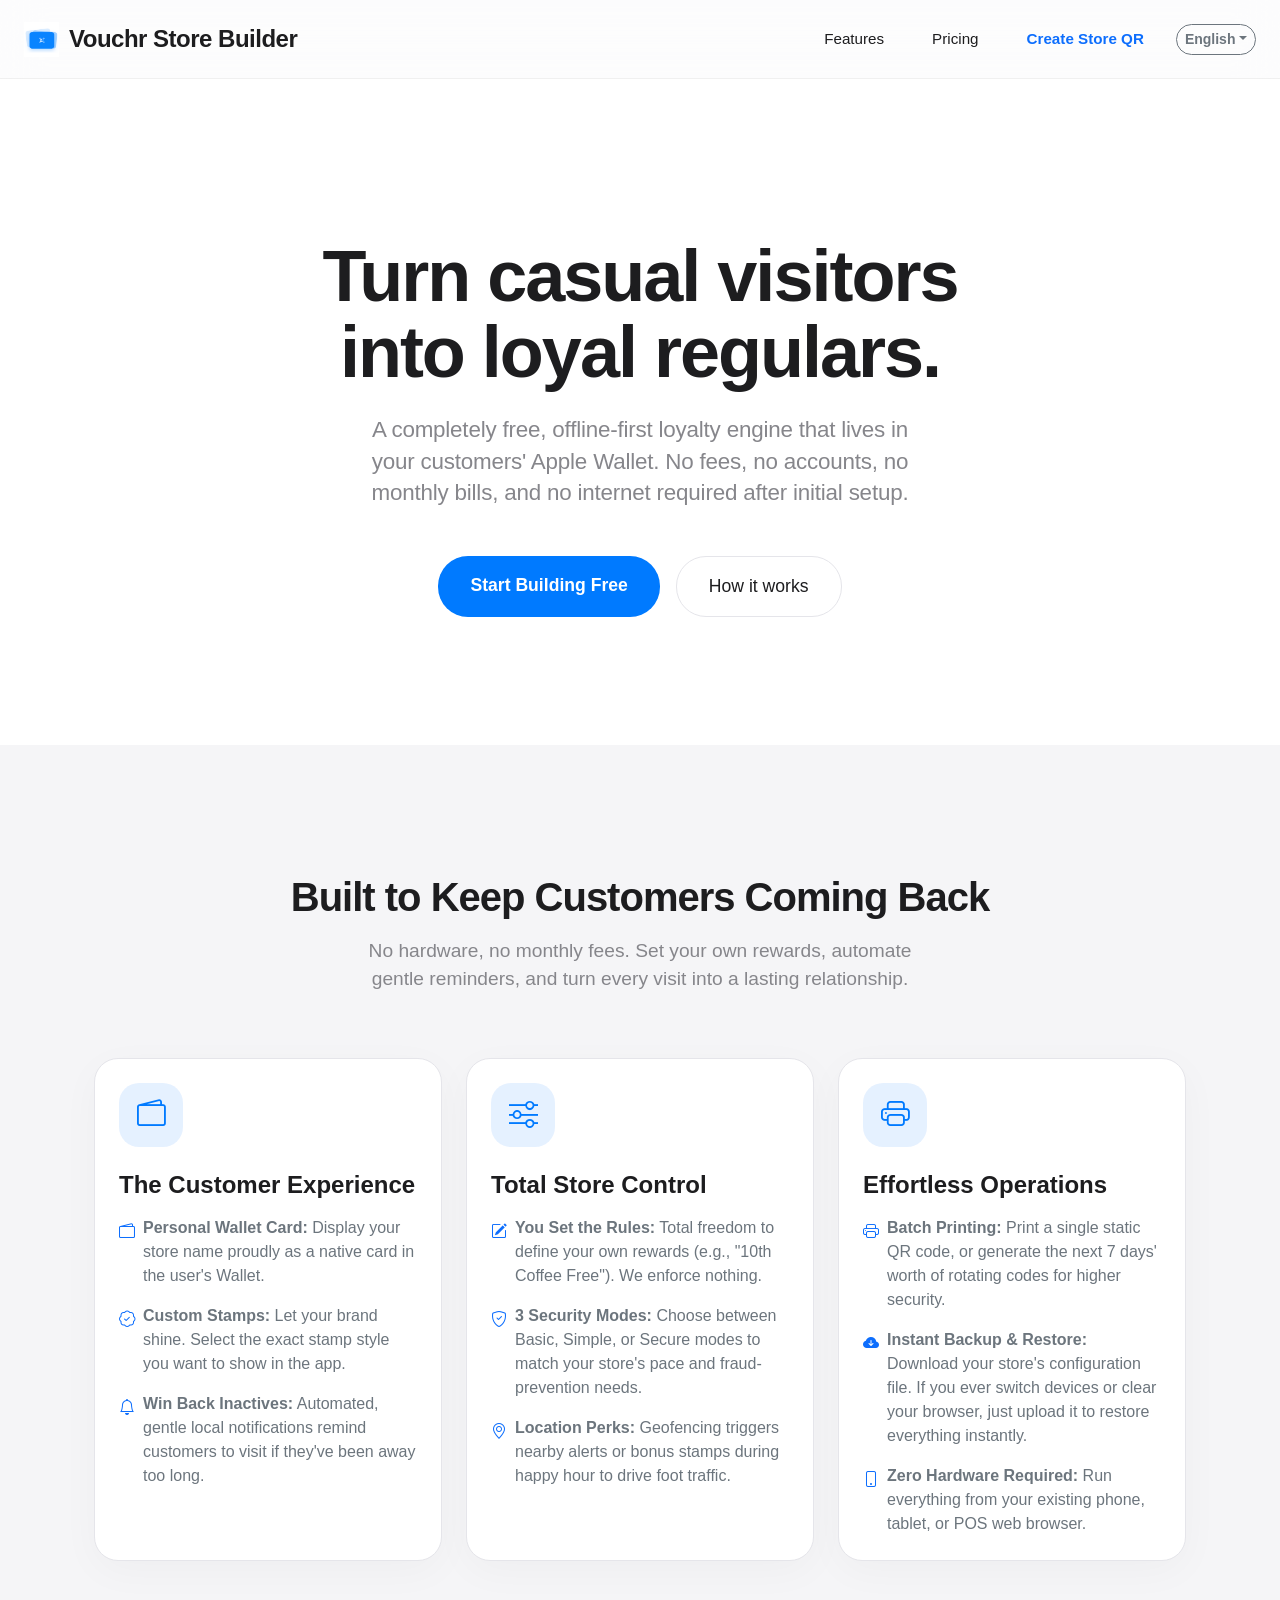
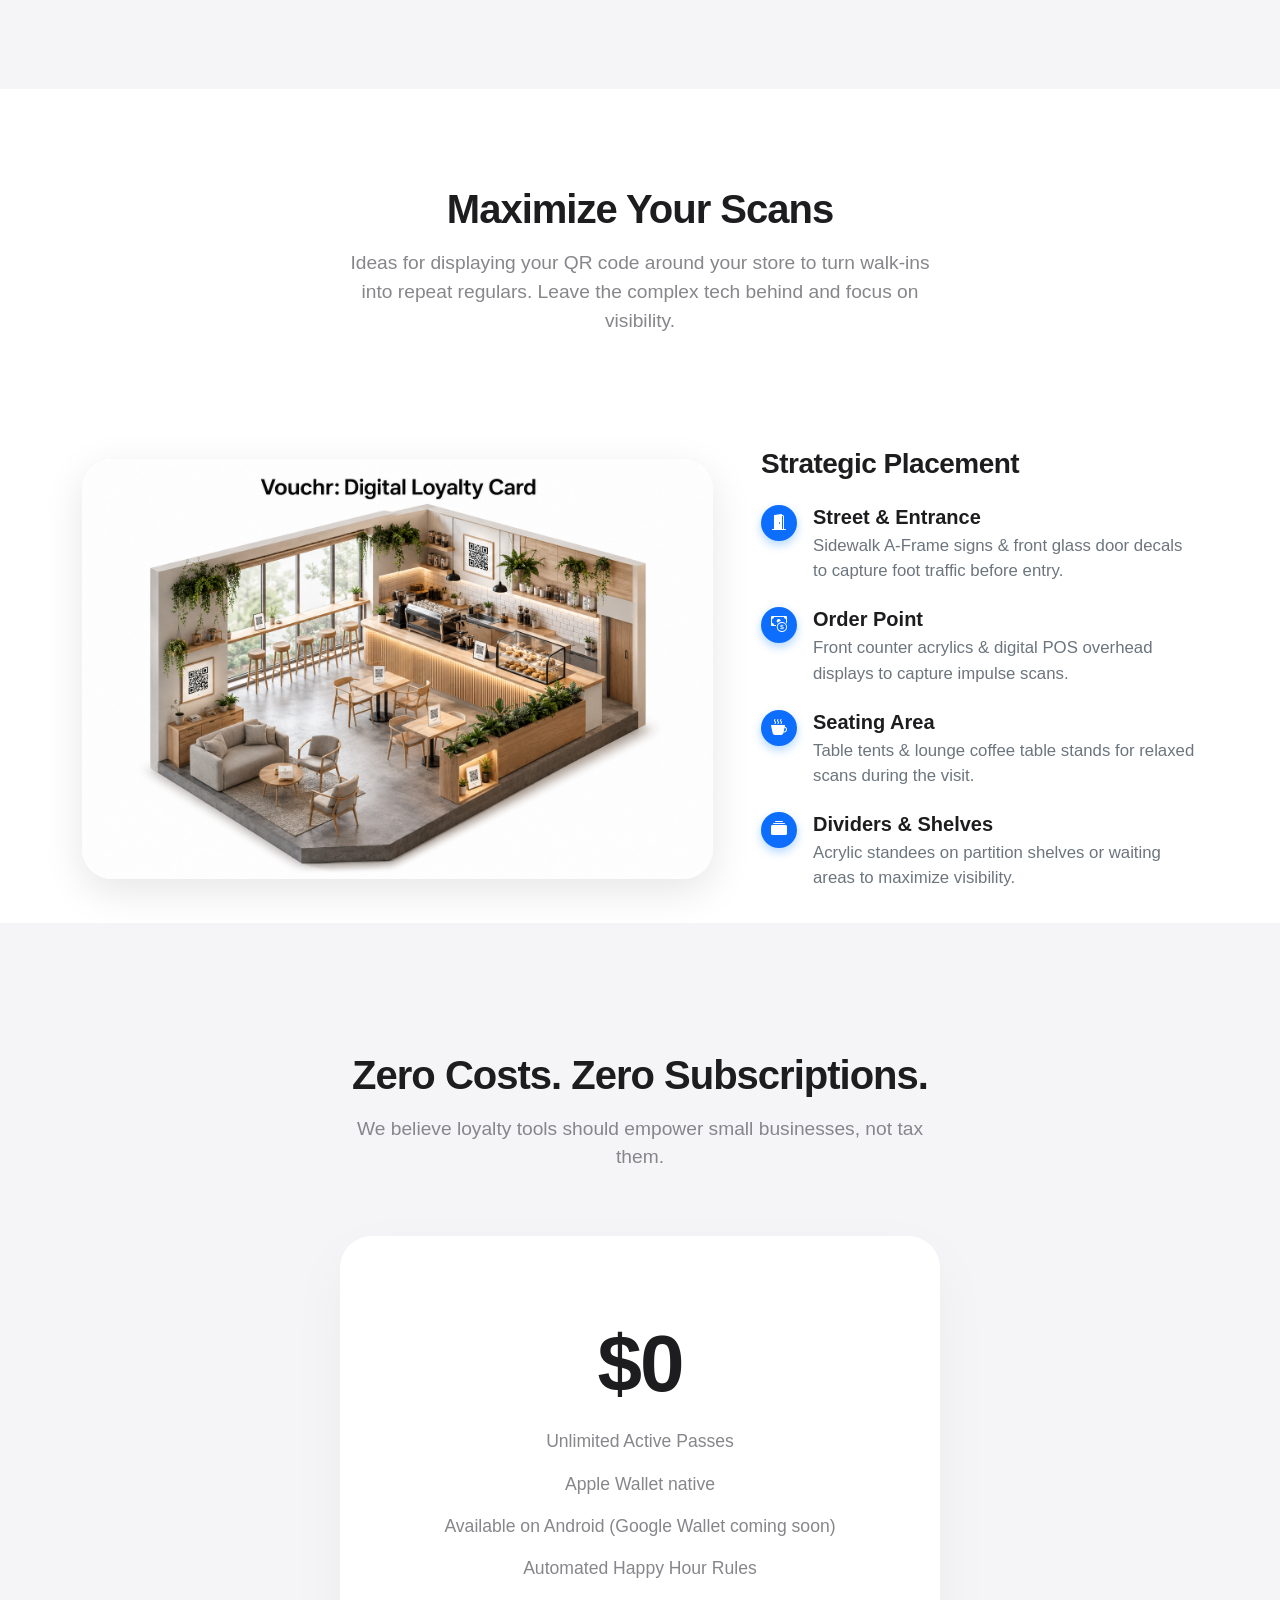
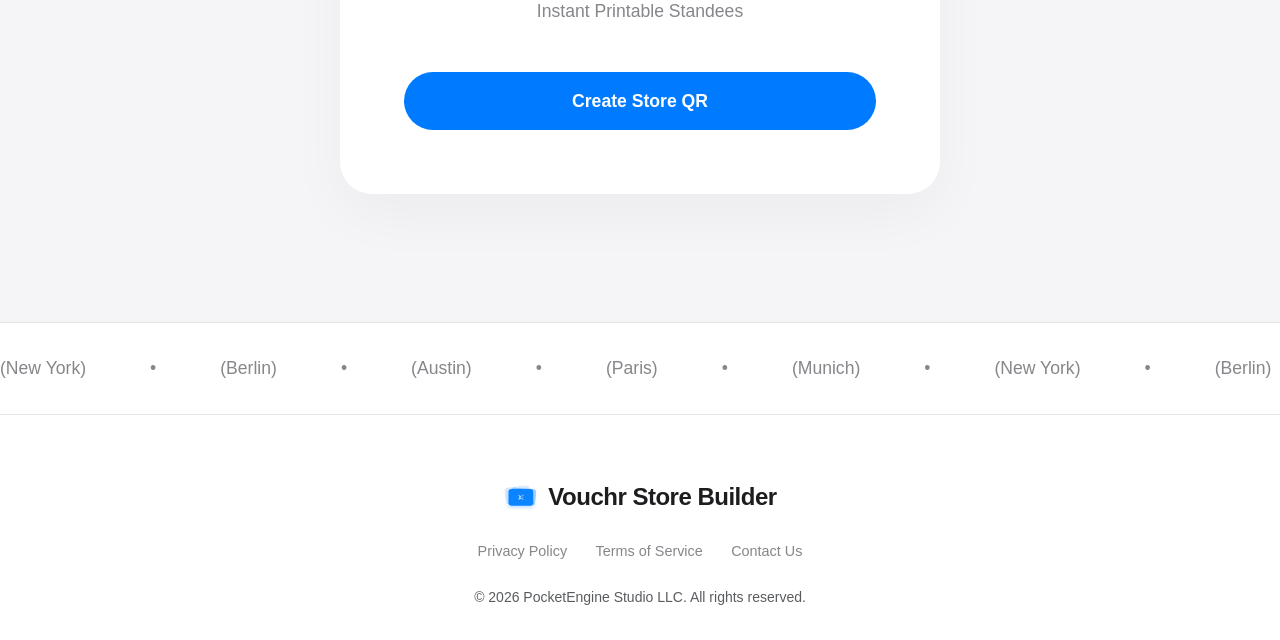
<file: index.html>
<!DOCTYPE html>
<html lang="en">
<head>
    <meta charset="utf-8" />
    <meta name="viewport" content="width=device-width, initial-scale=1, shrink-to-fit=no, viewport-fit=cover" />
    <meta name="description" content="Vouchr – Wallet-Native Digital Loyalty & Stamp Passes for Businesses." />
    <title>Vouchr Store Builder</title>
    <link href="https://cdn.jsdelivr.net/npm/bootstrap-icons@1.11.0/font/bootstrap-icons.css" rel="stylesheet" />
    <link href="https://cdn.jsdelivr.net/npm/bootstrap@5.3.0/dist/css/bootstrap.min.css" rel="stylesheet" />
    <style>
        :root {
            --ios-blue: #007AFF;
            --ios-blue-dark: #0056B3;
            --ios-bg: #F5F5F7;
            --ios-text: #1D1D1F;
            --ios-subtext: #86868B;
            --ios-border: #E5E5EA;
            --ios-black: #1D1D1F;
            --glass-bg: rgba(255, 255, 255, 0.72);
        }

        * { margin: 0; padding: 0; box-sizing: border-box; }
        body {
            background-color: var(--ios-bg);
            color: var(--ios-text);
            font-family: -apple-system, BlinkMacSystemFont, "SF Pro Display", "SF Pro Text", "Helvetica Neue", sans-serif;
            -webkit-font-smoothing: antialiased;
            overflow-x: hidden;
        }
        .install-banner {
            display: none;
            position: fixed;
            bottom: 0;
            left: 0;
            right: 0;
            background: rgba(255, 255, 255, 0.95);
            backdrop-filter: blur(20px);
            -webkit-backdrop-filter: blur(20px);
            padding: 1.25rem 1.5rem;
            border-top: 1px solid rgba(0,0,0,0.1);
            z-index: 9999;
            box-shadow: 0 -8px 30px rgba(0,0,0,0.08);
            transform: translateY(100%);
            animation: slideUp 0.5s cubic-bezier(0.16, 1, 0.3, 1) forwards;
        }
        @keyframes slideUp {
            from { transform: translateY(100%); }
            to { transform: translateY(0); }
        }
        .install-banner.visible { display: block; }
        .install-banner .banner-content {
            display: flex;
            flex-direction: column;
            gap: 0.75rem;
            max-width: 600px;
            margin: 0 auto;
        }
        .install-banner .banner-text {
            display: flex;
            align-items: flex-start;
            gap: 12px;
        }
        .install-banner .banner-icon {
            font-size: 1.8rem;
            flex-shrink: 0;
            margin-top: 2px;
        }
        .install-banner .banner-title {
            font-weight: 700;
            font-size: 1rem;
            color: var(--ios-black);
            word-break: break-word;
        }
        .install-banner .banner-sub {
            font-size: 0.9rem;
            color: var(--ios-subtext);
            line-height: 1.4;
            word-break: break-word;
        }
        @media (max-width: 576px) {
            .install-banner .banner-title {
                font-size: 0.85rem;
            }
            .install-banner .banner-sub {
                font-size: 0.75rem;
            }
            .install-banner .btn-install {
                 padding: 8px 16px;
                font-size: 0.8rem;
            }
        }
        .install-banner .banner-actions {
            display: flex;
            gap: 10px;
            justify-content: flex-end;
            padding-top: 0.25rem;
        }
        .install-banner .btn-install {
            background: var(--ios-blue);
            color: white;
            border: none;
            padding: 10px 24px;
            border-radius: 30px;
            font-weight: 600;
            font-size: 0.9rem;
            cursor: pointer;
            transition: all 0.2s;
        }
        .install-banner .btn-install:hover { transform: scale(0.97); }
        .install-banner .btn-dismiss {
            background: transparent;
            color: var(--ios-subtext);
            border: none;
            padding: 10px 16px;
            border-radius: 30px;
            font-weight: 500;
            font-size: 0.9rem;
            cursor: pointer;
        }
        .install-banner .btn-dismiss:hover { color: var(--ios-black); }

        /* Glassmorphism Navbar */
        .navbar-custom {
            background: var(--glass-bg);
            backdrop-filter: blur(20px);
            -webkit-backdrop-filter: blur(20px);
            border-bottom: 1px solid rgba(0, 0, 0, 0.05);
            position: sticky;
            top: 0;
            z-index: 1000;
            padding: 1rem 0;
        }
        .brand-logo {
            font-size: 1.5rem; font-weight: 700; color: var(--ios-black);
            text-decoration: none; display: flex; align-items: center; gap: 8px; letter-spacing: -0.5px;
        }
        .nav-link-custom {
            color: var(--ios-text); font-weight: 500; text-decoration: none;
            margin: 0 16px; font-size: 0.95rem; transition: color 0.2s ease;
        }
        .nav-link-custom:hover { color: var(--ios-blue); }

        /* Minimal Hero Section */
        .hero-section {
            padding: 10rem 0 8rem;
            text-align: center;
            background: #FFFFFF;
        }
        /* Mobile hamburger fix for index.html */
        .navbar-custom .navbar-toggler {
            padding: 0.25rem 0.5rem;
            color: var(--ios-text);
        }
        .navbar-custom .navbar-toggler-icon {
            background-image: url("data:image/svg+xml,%3csvg xmlns='http://www.w3.org/2000/svg' viewBox='0 0 30 30'%3e%3cpath stroke='rgba(29, 29, 31, 1)' stroke-linecap='round' stroke-miterlimit='10' stroke-width='2' d='M4 7h22M4 15h22M4 23h22'/%3e%3c/svg%3e");
        }
        .navbar-custom .navbar-collapse {
            background: rgba(255, 255, 255, 0.98);
            backdrop-filter: blur(20px);
            -webkit-backdrop-filter: blur(20px);
            padding: 1rem;
            border-radius: 16px;
            margin-top: 0.5rem;
            border: 1px solid rgba(0,0,0,0.05);
        }
        .navbar-custom .nav-link-custom {
            padding: 0.5rem 0;
            display: inline-block;
        }
        @media (min-width: 768px) {
            .navbar-custom .navbar-collapse {
                background: transparent;
                backdrop-filter: none;
                padding: 0;
                border: none;
                margin-top: 0;
            }
        .navbar-custom .nav-link-custom {
                padding: 0;
            }
        }
        .hero-title {
            font-size: 4.5rem; font-weight: 800; letter-spacing: -2px;
            line-height: 1.05; color: var(--ios-black); margin-bottom: 1.5rem;
            word-break: break-word;
            hyphens: auto;
        }
        .hero-subtitle {
            font-size: 1.4rem; color: var(--ios-subtext); max-width: 600px;
            margin: 0 auto 3rem; line-height: 1.4; font-weight: 400; letter-spacing: -0.2px;
            word-break: break-word;
            hyphens: auto;
            padding: 0 16px;
        }
        @media (max-width: 768px) {
            .hero-title {
            font-size: 2.8rem;
            letter-spacing: -1px;
            }
            .hero-subtitle {
                font-size: 1.1rem;
                padding: 0 20px;
            }
        }
        @media (max-width: 480px) {
            .hero-title {
                font-size: 2.2rem;
                letter-spacing: -0.5px;
            }
            .hero-subtitle {
                font-size: 1rem;
                padding: 0 16px;
            }
        }

        /* Custom Buttons */
        .btn-ios-primary {
            background: var(--ios-blue); color: white; font-weight: 600;
            padding: 16px 32px; border-radius: 30px; border: none; font-size: 1.1rem;
            transition: all 0.2s; text-decoration: none; display: inline-block;
        }
        .btn-ios-primary:hover { background: var(--ios-blue-dark); color: white; transform: scale(1.02); }
        .btn-ios-outline {
            background: transparent; color: var(--ios-text); border: 1px solid var(--ios-border);
            font-weight: 500; padding: 16px 32px; border-radius: 30px; font-size: 1.1rem;
            transition: all 0.2s; text-decoration: none; display: inline-block;
        }
        .btn-ios-outline:hover { background: #E8E8ED; }

        /* Features Section */
        .features-section { padding: 8rem 0; background: #F5F5F7; }
        .section-header { text-align: center; max-width: 700px; margin: 0 auto 5rem; }
        .section-title { font-size: 3rem; font-weight: 700; letter-spacing: -1px; margin-bottom: 1rem; }
        .section-subtitle { font-size: 1.2rem; color: var(--ios-subtext); }
        
        .feature-block { text-align: center; padding: 2rem; }
        .feature-icon {
            width: 64px; height: 64px; border-radius: 20px; background: #F5F5F7;
            color: var(--ios-black); display: inline-flex; align-items: center; justify-content: center;
            font-size: 1.8rem; margin-bottom: 1.5rem;
        }
        .feature-title { 
            font-weight: 600; 
            font-size: 1.3rem; 
            margin-bottom: 0.8rem; 
            word-break: break-word;
            hyphens: auto;
        }
        .feature-desc { 
            color: var(--ios-subtext); 
            font-size: 1rem; 
            line-height: 1.5; 
            word-break: break-word;
            hyphens: auto;
        }
        @media (max-width: 576px) {
            .feature-title {
            font-size: 1.1rem;
            }
            .feature-desc {
                font-size: 0.9rem;
            }
        }
        .navbar-custom .container-fluid {
            max-width: 100%;
        }

        /* Pricing Section */
        .pricing-section { padding: 8rem 0; background: #F5F5F7; }
        .pricing-card {
            background: #FFFFFF; border-radius: 32px; padding: 4rem; max-width: 600px; margin: 0 auto;
            text-align: center; box-shadow: 0 20px 60px rgba(0,0,0,0.04);
        }
        .price-tag { font-size: 5rem; font-weight: 800; color: var(--ios-black); letter-spacing: -2px; line-height: 1; margin: 1.5rem 0; }
        .pricing-list li { 
            margin-bottom: 1rem; 
            font-size: 1.1rem; 
            color: var(--ios-subtext); 
            display: flex; 
            align-items: center; 
            justify-content: center; 
            gap: 10px; 
            text-align: center;
            word-break: break-word;
            hyphens: auto;
            flex-wrap: wrap;
        }
        @media (max-width: 576px) {
            .pricing-list li {
                font-size: 0.9rem;
                padding: 0 8px;
            }
        }
        .pricing-list i { color: var(--ios-blue); font-size: 1.2rem; }

        /* Marquee */
        .marquee-wrapper {
            width: 100%; overflow: hidden; background: #FFFFFF;
            padding: 2rem 0; white-space: nowrap; border-top: 1px solid var(--ios-border);
        }
        .marquee-track { display: inline-flex; gap: 4rem; animation: marquee 30s linear infinite; }
        .marquee-item { display: flex; align-items: center; gap: 12px; font-weight: 500; color: var(--ios-subtext); font-size: 1.1rem; white-space: nowrap; }
        @media (max-width: 576px) {
            .marquee-item {
                font-size: 0.8rem;
                gap: 8px;
            }
            .marquee-track {
                gap: 2rem; /* Reduce gap on small screens */
            }
        }
        @keyframes marquee { 0% { transform: translateX(0); } 100% { transform: translateX(-50%); } }

        /* Footer */
        footer { background: #FFFFFF; border-top: 1px solid var(--ios-border); padding: 4rem 0 2rem; }
        .footer-links a { color: var(--ios-subtext); text-decoration: none; font-size: 0.9rem; margin: 0 12px; transition: color 0.2s; word-break: break-word; display: inline-block; }
        @media (max-width: 576px) {
            .footer-links a {
                font-size: 0.7rem;
                margin: 0 6px;
            }
        }
        .footer-links a:hover { color: var(--ios-black); }
        @media (max-width: 768px) {
            .section-title {
                font-size: 2rem;
            }
            .section-subtitle {
                font-size: 1rem;
                padding: 0 16px;
            }
            .pricing-card {
                padding: 2rem 1.5rem;
            }
            .price-tag {
                font-size: 3.5rem;
            }       
            .col-lg-4 .p-4 {
                padding: 1.25rem !important;
            }
        }

        @media (max-width: 480px) {
            .section-title {
                font-size: 1.6rem;
            }
            .section-subtitle {
                font-size: 0.9rem;
            }
            .btn-ios-primary, .btn-ios-outline {
                font-size: 0.9rem;
                padding: 12px 20px;
            }
            .pricing-card {
             padding: 1.5rem 1rem;
            }
            .price-tag {
                font-size: 2.8rem;
            }
        }
        /* Inspiration Section */
        .inspiration-section { padding: 6rem 0 2rem 0; background-color: #FFFFFF; }
        .section-title { font-size: 2.5rem; font-weight: 800; letter-spacing: -1px; margin-bottom: 1rem; color: var(--ios-black); }
        .section-subtitle { font-size: 1.2rem; color: var(--ios-subtext); font-weight: 500; margin-bottom: 4rem; max-width: 600px; margin-left: auto; margin-right: auto; }

        .image-placeholder {
            width: 100%; aspect-ratio: 4/3; background-color: #F2F2F7; border-radius: 24px;
            display: flex; align-items: center; justify-content: center;
            color: #C6C6C8; font-size: 3rem; overflow: hidden; position: relative;
            box-shadow: inset 0 2px 10px rgba(0,0,0,0.02);
            transition: transform 0.3s cubic-bezier(0.16, 1, 0.3, 1);
        }
        .tip-card:hover .image-placeholder { transform: scale(1.02); }
        .image-placeholder img { width: 100%; height: 100%; object-fit: cover; position: absolute; top: 0; left: 0; }

        strategic-list {
            padding-left: 16px;
        }
    </style>
</head>
<body>

<nav class="navbar-custom navbar navbar-expand-md">
    <div class="container-fluid px-4">
        <!-- Brand / Logo (always visible) -->
<a href="#" class="navbar-brand brand-logo">
  <img src="images/VOUCHRLOGO.png" alt="Vouchr" height="35" style="margin-right: 2px;">
  <span data-i18n="footer_brand">Vouchr Store Builder</span>
</a>        
        <!-- Hamburger Toggler (visible on mobile) -->
        <button class="navbar-toggler border-0" type="button" data-bs-toggle="collapse" data-bs-target="#navMenu" aria-controls="navMenu" aria-expanded="false" aria-label="Toggle navigation">
            <span class="navbar-toggler-icon"></span>
        </button>

        <!-- Collapsible menu (hidden on mobile, shown when toggled) -->
        <div class="collapse navbar-collapse" id="navMenu">
            <ul class="navbar-nav ms-auto align-items-center gap-2 gap-md-3">
                <li class="nav-item"><a href="#features" class="nav-link-custom" data-i18n="nav_features">Features</a></li>
                <li class="nav-item"><a href="#pricing" class="nav-link-custom" data-i18n="nav_pricing">Pricing</a></li>
                <li class="nav-item"><a href="builder.html" class="nav-link-custom fw-bold text-primary" data-i18n="nav_create_qr">Create Store QR</a></li>
                <li class="nav-item">
                    <!-- LANGUAGE SWITCHER -->
                    <div class="dropdown d-inline-block">
                        <button id="currentLangBtn" class="btn btn-sm btn-outline-secondary dropdown-toggle" type="button" data-bs-toggle="dropdown" aria-expanded="false" style="border-radius:20px; font-weight:600;" data-i18n="lang_en">English</button>
                        <ul class="dropdown-menu dropdown-menu-end">
                            <li><a class="dropdown-item" href="#" onclick="changeLanguage('en')" data-i18n="lang_en">English</a></li>
                            <li><a class="dropdown-item" href="#" onclick="changeLanguage('es')" data-i18n="lang_es">Spanish</a></li>
                            <li><a class="dropdown-item" href="#" onclick="changeLanguage('fr')" data-i18n="lang_fr">French</a></li>
                            <li><a class="dropdown-item" href="#" onclick="changeLanguage('de')" data-i18n="lang_de">German</a></li>
                            <li><a class="dropdown-item" href="#" onclick="changeLanguage('ja')" data-i18n="lang_ja">日本語</a></li>
                            <li><a class="dropdown-item" href="#" onclick="changeLanguage('ko')" data-i18n="lang_ko">한국어</a></li>
                            <li><a class="dropdown-item" href="#" onclick="changeLanguage('pt')" data-i18n="lang_pt">Português</a></li>
                            <li><a class="dropdown-item" href="#" onclick="changeLanguage('da')" data-i18n="lang_da">Dansk</a></li>
                            <li><a class="dropdown-item" href="#" onclick="changeLanguage('sv')" data-i18n="lang_sv">Svenska</a></li>
                        </ul>
                    </div>
                </li>
            </ul>
        </div>
    </div>
</nav>

<section class="hero-section">
    <div class="container px-4">
        <h1 class="hero-title" data-i18n="hero_title">Turn casual visitors into loyal regulars.</h1>
        <p class="hero-subtitle" data-i18n="hero_subtitle">A completely free, offline‑first loyalty engine that lives in your customers' Apple Wallet. No fees, no accounts, no monthly bills, and no internet required after initial setup.</p>
        <div class="d-flex justify-content-center gap-3">
            <a href="builder.html" class="btn-ios-primary" data-i18n="btn_start_building">Start Building Free</a>
            <a href="#features" class="btn-ios-outline" data-i18n="btn_how_it_works">How it works</a>
        </div>
    </div>
</section>

<section id="features" class="features-section">
    <div class="container px-4">
        <div class="section-header mb-5">
            <h2 class="section-title" data-i18n="feature_sec_title">Built to Keep Customers Coming Back</h2>
            <p class="section-subtitle" data-i18n="feature_sec_sub">No hardware, no monthly fees. Set your own rewards, automate gentle reminders, and turn every visit into a lasting relationship.</p>
        </div>
        
        <div class="row g-4">
            <div class="col-lg-4">
                <div class="p-4 h-100" style="background: #FFFFFF; border-radius: 24px; box-shadow: 0 10px 40px rgba(0,0,0,0.03); border: 1px solid var(--ios-border);">
                    <div class="feature-icon mb-4" style="background: rgba(0,122,255,0.1); color: var(--ios-blue);"><i class="bi bi-wallet2"></i></div>
                    <h4 class="fw-bold mb-3" data-i18n="feature_card1_title">The Customer Experience</h4>
                    <ul class="list-unstyled d-flex flex-column gap-3 mb-0">
                        <li class="d-flex align-items-start gap-2 text-secondary"><i class="bi bi-wallet2 text-primary mt-1"></i> <span data-i18n="feature_card1_item1"><strong>Personal Wallet Card:</strong> Display your store name proudly as a native card in the user's Wallet.</span></li>
                        <li class="d-flex align-items-start gap-2 text-secondary"><i class="bi bi-patch-check text-primary mt-1"></i> <span data-i18n="feature_card1_item2"><strong>Custom Stamps:</strong> Let your brand shine. Select the exact stamp style you want to show in the app.</span></li>
                        <li class="d-flex align-items-start gap-2 text-secondary"><i class="bi bi-bell text-primary mt-1"></i> <span data-i18n="feature_card1_item3"><strong>Win Back Inactives:</strong> Automated, gentle local notifications remind customers to visit if they've been away too long.</span></li>
                    </ul>
                </div>
            </div>
            <div class="col-lg-4">
                <div class="p-4 h-100" style="background: #FFFFFF; border-radius: 24px; box-shadow: 0 10px 40px rgba(0,0,0,0.03); border: 1px solid var(--ios-border);">
                    <div class="feature-icon mb-4" style="background: rgba(0,122,255,0.1); color: var(--ios-blue);"><i class="bi bi-sliders"></i></div>
                    <h4 class="fw-bold mb-3" data-i18n="feature_card2_title">Total Store Control</h4>
                    <ul class="list-unstyled d-flex flex-column gap-3 mb-0">
                        <li class="d-flex align-items-start gap-2 text-secondary"><i class="bi bi-pencil-square text-primary mt-1"></i> <span data-i18n="feature_card2_item1"><strong>You Set the Rules:</strong> Total freedom to define your own rewards (e.g., "10th Coffee Free"). We enforce nothing.</span></li>
                        <li class="d-flex align-items-start gap-2 text-secondary"><i class="bi bi-shield-check text-primary mt-1"></i> <span data-i18n="feature_card2_item2"><strong>3 Security Modes:</strong> Choose between Basic, Simple, or Secure modes to match your store's pace and fraud-prevention needs.</span></li>
                        <li class="d-flex align-items-start gap-2 text-secondary"><i class="bi bi-geo-alt text-primary mt-1"></i> <span data-i18n="feature_card2_item3"><strong>Location Perks:</strong> Geofencing triggers nearby alerts or bonus stamps during happy hour to drive foot traffic.</span></li>
                    </ul>
                </div>
            </div>
            <div class="col-lg-4">
                <div class="p-4 h-100" style="background: #FFFFFF; border-radius: 24px; box-shadow: 0 10px 40px rgba(0,0,0,0.03); border: 1px solid var(--ios-border);">
                    <div class="feature-icon mb-4" style="background: rgba(0,122,255,0.1); color: var(--ios-blue);"><i class="bi bi-printer"></i></div>
                    <h4 class="fw-bold mb-3" data-i18n="feature_card3_title">Effortless Operations</h4>
                    <ul class="list-unstyled d-flex flex-column gap-3 mb-0">
                        <li class="d-flex align-items-start gap-2 text-secondary"><i class="bi bi-printer text-primary mt-1"></i> <span data-i18n="feature_card3_item1"><strong>Batch Printing:</strong> Print a single static QR code, or generate the next 7 days' worth of rotating codes for higher security.</span></li>
                        <li class="d-flex align-items-start gap-2 text-secondary"><i class="bi bi-cloud-arrow-down-fill text-primary mt-1"></i> <span data-i18n="feature_card3_item2"><strong>Instant Backup & Restore:</strong> Download your store's configuration file. If you ever switch devices or clear your browser, just upload it to restore everything instantly.</span></li>
                        <li class="d-flex align-items-start gap-2 text-secondary"><i class="bi bi-phone text-primary mt-1"></i> <span data-i18n="feature_card3_item3"><strong>Zero Hardware Required:</strong> Run everything from your existing phone, tablet, or POS web browser.</span></li>
                    </ul>
                </div>
            </div>
        </div>
    </div>
</section>

<div id="inspirationSection" class="inspiration-section">
    <div class="container">
        <div class="text-center">
            <h2 class="section-title" data-i18n="inspiration_title">Maximize Your Scans</h2>
            <p class="section-subtitle" data-i18n="inspiration_sub">Ideas for displaying your QR code around your store to turn walk-ins into repeat regulars. Leave the complex tech behind and focus on visibility.</p>
        </div>
        
        <div class="row align-items-center g-5 mt-2">
            <!-- 3D Isometric Image Side -->
            <div class="col-lg-7">
                <div class="image-placeholder" style="aspect-ratio: auto; border-radius: 30px; box-shadow: 0 12px 40px rgba(0,0,0,0.1); background: transparent;">
                    <img src="images/VOUCHRDISPLAY.png" alt="3D Isometric Store Layout" style="position: relative; border-radius: 20px; width: 100%; height: auto; display: block;">
                </div>
            </div>
            
            <!-- Strategic Placement List Side -->
            <div class="col-lg-5 text-start">
                <h3 class="fw-bold mb-4" style="color: var(--ios-black); letter-spacing: -0.5px;" data-i18n="strategic_placement_title">Strategic Placement</h3>
                <ul class="list-unstyled d-flex flex-column gap-4 mb-0 strategic-list">
                    <li class="d-flex align-items-start gap-3">
                        <div class="bg-primary text-white rounded-circle d-flex align-items-center justify-content-center flex-shrink-0" style="width: 36px; height: 36px; box-shadow: 0 4px 10px rgba(0,122,255,0.3);"><i class="bi bi-door-open-fill"></i></div>
                        <div>
                            <h5 class="fw-bold mb-1 fs-5" data-i18n="isp_1_title">Street & Entrance</h5>
                            <p class="text-secondary mb-0" style="font-size: 1.05rem;" data-i18n="isp_1_desc">Sidewalk A-Frame signs & front glass door decals to capture foot traffic before entry.</p>
                        </div>
                    </li>
                    <li class="d-flex align-items-start gap-3">
                        <div class="bg-primary text-white rounded-circle d-flex align-items-center justify-content-center flex-shrink-0" style="width: 36px; height: 36px; box-shadow: 0 4px 10px rgba(0,122,255,0.3);"><i class="bi bi-cash-coin"></i></div>
                        <div>
                            <h5 class="fw-bold mb-1 fs-5" data-i18n="isp_2_title">Order Point</h5>
                            <p class="text-secondary mb-0" style="font-size: 1.05rem;" data-i18n="isp_2_desc">Front counter acrylics & digital POS overhead displays to capture impulse scans.</p>
                        </div>
                    </li>
                    <li class="d-flex align-items-start gap-3">
                        <div class="bg-primary text-white rounded-circle d-flex align-items-center justify-content-center flex-shrink-0" style="width: 36px; height: 36px; box-shadow: 0 4px 10px rgba(0,122,255,0.3);"><i class="bi bi-cup-hot-fill"></i></div>
                        <div>
                            <h5 class="fw-bold mb-1 fs-5" data-i18n="isp_3_title">Seating Area</h5>
                            <p class="text-secondary mb-0" style="font-size: 1.05rem;" data-i18n="isp_3_desc">Table tents & lounge coffee table stands for relaxed scans during the visit.</p>
                        </div>
                    </li>
                    <li class="d-flex align-items-start gap-3">
                        <div class="bg-primary text-white rounded-circle d-flex align-items-center justify-content-center flex-shrink-0" style="width: 36px; height: 36px; box-shadow: 0 4px 10px rgba(0,122,255,0.3);"><i class="bi bi-collection-fill"></i></div>
                        <div>
                            <h5 class="fw-bold mb-1 fs-5" data-i18n="isp_4_title">Dividers & Shelves</h5>
                            <p class="text-secondary mb-0" style="font-size: 1.05rem;" data-i18n="isp_4_desc">Acrylic standees on partition shelves or waiting areas to maximize visibility.</p>
                        </div>
                    </li>
                </ul>
            </div>
        </div>
    </div>
</div>

<section id="pricing" class="pricing-section">
    <div class="container px-4">
        <div class="section-header mb-4">
            <h2 class="section-title" data-i18n="pricing_title">Zero Costs. Zero Subscriptions.</h2>
            <p class="section-subtitle" data-i18n="pricing_sub">We believe loyalty tools should empower small businesses, not tax them.</p>
        </div>
        <div class="pricing-card">
            <div class="price-tag" data-i18n="price_tag">$0</div>
            <ul class="list-unstyled pricing-list mb-5">
                <li data-i18n="pricing_item1">Unlimited Active Passes</li>
                <li data-i18n="pricing_item2">Apple Wallet native</li>
                <li data-i18n="pricing_item_android">Available on Android (Google Wallet coming soon)</li>
                <li data-i18n="pricing_item3">Automated Happy Hour Rules</li>
                <li data-i18n="pricing_item4">Instant Printable Standees</li>
            </ul>
            <a href="builder.html" class="btn-ios-primary w-100" data-i18n="pricing_btn">Create Store QR</a>
        </div>
    </div>
</section>

<div class="marquee-wrapper">
    <div class="marquee-track">
        <div class="marquee-item" data-i18n="marquee_example_1">(New York)</div>
        <div class="marquee-item">•</div>
        <div class="marquee-item" data-i18n="marquee_example_2">(Berlin)</div>
        <div class="marquee-item">•</div>
        <div class="marquee-item" data-i18n="marquee_example_3">(Austin)</div>
        <div class="marquee-item">•</div>
        <div class="marquee-item" data-i18n="marquee_example_4">(Paris)</div>
        <div class="marquee-item">•</div>
        <div class="marquee-item" data-i18n="marquee_example_5">(Munich)</div>
        <div class="marquee-item">•</div>
        <!-- Duplicate for seamless loop -->
        <div class="marquee-item" data-i18n="marquee_example_1">(New York)</div>
        <div class="marquee-item">•</div>
        <div class="marquee-item" data-i18n="marquee_example_2">(Berlin)</div>
        <div class="marquee-item">•</div>
        <div class="marquee-item" data-i18n="marquee_example_3">(Austin)</div>
        <div class="marquee-item">•</div>
        <div class="marquee-item" data-i18n="marquee_example_4">(Paris)</div>
        <div class="marquee-item">•</div>
        <div class="marquee-item" data-i18n="marquee_example_5">(Munich)</div>
        <div class="marquee-item">•</div>
    </div>
</div>

<footer>
    <div class="container px-4 text-center">
<div class="brand-logo justify-content-center mb-4">
  <img src="images/VOUCHRLOGO.png" alt="Vouchr" height="35" style="margin-right: 2px;">
  <span data-i18n="footer_brand">Vouchr Store Builder</span>
</div>        <div class="footer-links mb-4">
            <a href="privacy.html" data-i18n="footer_privacy">Privacy Policy</a>
            <a href="terms.html" data-i18n="footer_terms">Terms of Service</a>
            <a href="mailto:develop@pocketenginestudio.com" data-i18n="footer_contact">Contact Us</a>
        </div>
        <p class="text-muted small mb-0" data-i18n="footer_copyright">&copy; 2026 PocketEngine Studio LLC. All rights reserved.</p>
    </div>
</footer>

<script src="https://cdn.jsdelivr.net/npm/bootstrap@5.3.0/dist/js/bootstrap.bundle.min.js"></script>
<script src="js/i18n.js"></script>
<!-- Add to Home Screen Banner -->
<div id="installBanner" class="install-banner">
    <div class="banner-content">
        <div class="banner-text">
            <div class="banner-icon">📱</div>
            <div>
                <div class="banner-title">Install Vouchr for the Best Experience</div>
                <div class="banner-sub">Add to your Home Screen to keep your store data safe and get the full app-like experience.</div>
            </div>
        </div>
        <div class="banner-actions">
            <button class="btn-dismiss" onclick="dismissInstallBanner()">Later</button>
            <button class="btn-install" id="installAppBtn">Install Now</button>
        </div>
    </div>
</div>

<script>
    // Add to Home Screen Detection & Prompt
    (function() {
        const isStandalone = window.navigator.standalone || 
                             window.matchMedia('(display-mode: standalone)').matches;
        const isSafari = /^((?!chrome|android).)*safari/i.test(navigator.userAgent);
        
        // Check if user has dismissed the banner before
        const bannerDismissed = localStorage.getItem('vouchr-install-dismissed') === 'true';
        
        // Only show if NOT standalone, IN Safari (iOS), and NOT dismissed
        if (!isStandalone && isSafari && !bannerDismissed) {
            setTimeout(() => {
                document.getElementById('installBanner').classList.add('visible');
            }, 1500);
        }
        // Detect Private/Incognito Mode
function detectPrivateMode() {
    return new Promise((resolve) => {
        const fs = window.RequestFileSystem || window.webkitRequestFileSystem;
        if (!fs) { resolve(false); return; }
        fs(window.TEMPORARY, 100, 
            () => resolve(false),
            () => resolve(true)
        );
    });
}

// Show warning if in private mode
// Standard language & PWA initialization
document.addEventListener('DOMContentLoaded', () => {
    // Navbar auto-collapse on link click for mobile UX
    const navLinks = document.querySelectorAll('.navbar-collapse .nav-link-custom');
    const navCollapse = document.getElementById('navMenu');
    if (navCollapse && typeof bootstrap !== 'undefined') {
        const bsCollapse = new bootstrap.Collapse(navCollapse, { toggle: false });
        navLinks.forEach(link => {
            link.addEventListener('click', () => bsCollapse.hide());
        });
    }
});

        // Dismiss handler
        window.dismissInstallBanner = function() {
            document.getElementById('installBanner').classList.remove('visible');
            localStorage.setItem('vouchr-install-dismissed', 'true');
        };

        document.addEventListener('DOMContentLoaded', () => {
    // Navbar auto-collapse on link click for mobile UX
    const navLinks = document.querySelectorAll('.navbar-collapse .nav-link-custom');
    const navCollapse = document.getElementById('navMenu');
    if (navCollapse && typeof bootstrap !== 'undefined') {
        const bsCollapse = new bootstrap.Collapse(navCollapse, { toggle: false });
        navLinks.forEach(link => {
            link.addEventListener('click', () => bsCollapse.hide());
        });
    }
});
    })();
</script>

</body>
</html>
</file>
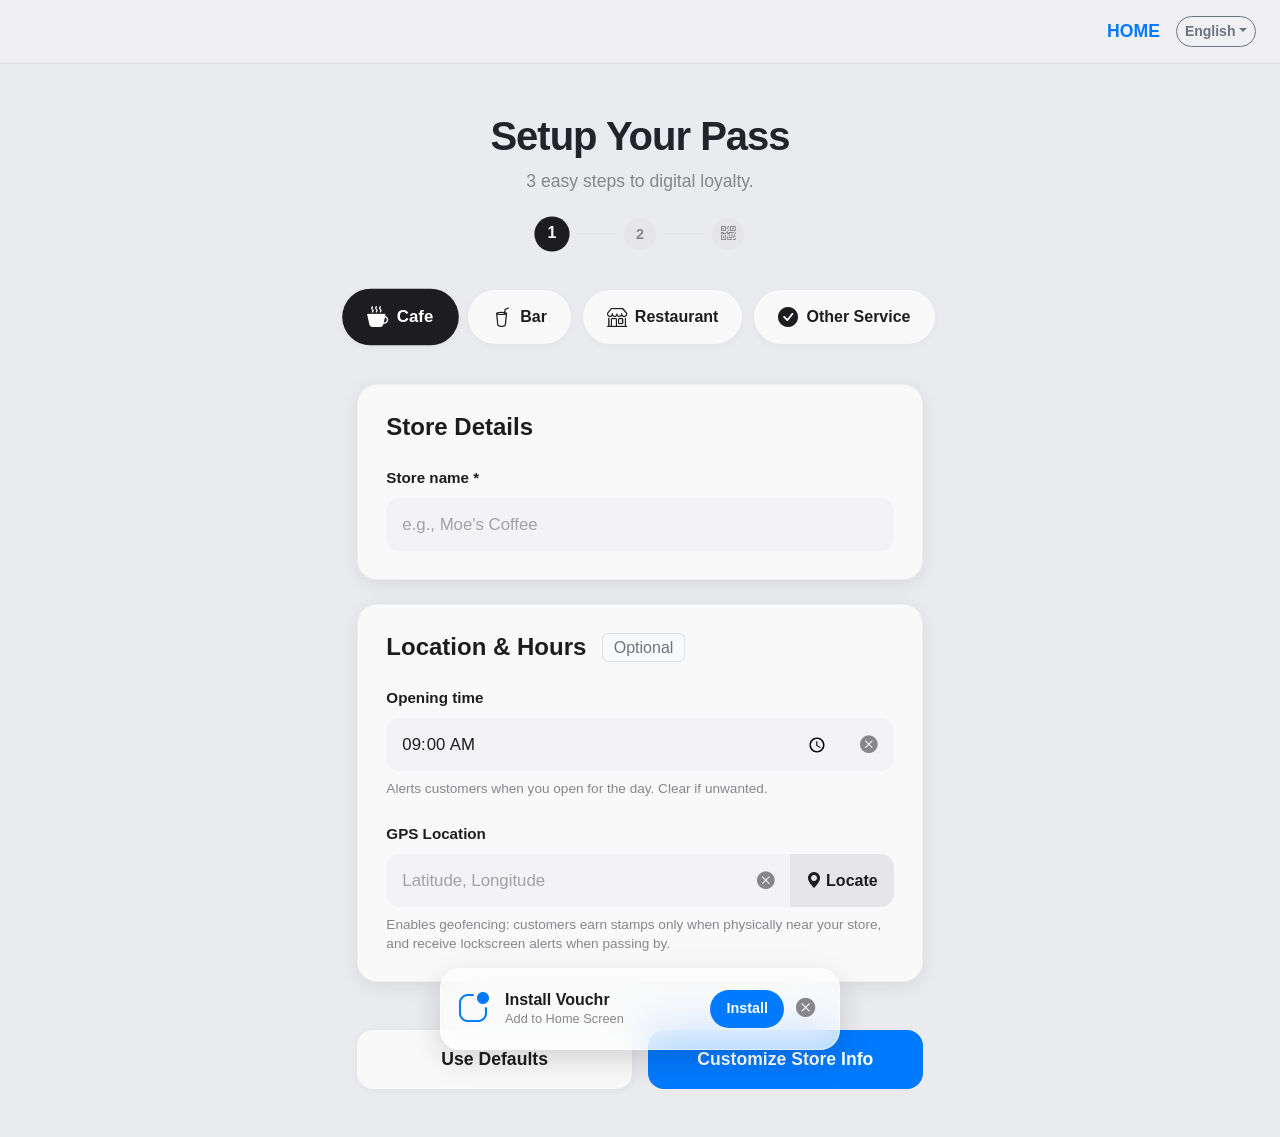
<file: builder.html>
<!DOCTYPE html>
<html lang="en">
<head>
    <meta charset="utf-8" />
    <meta name="viewport" content="width=device-width, initial-scale=1, shrink-to-fit=no, viewport-fit=cover" />
    <title>Vouchr Builder</title>
    <link href="https://cdn.jsdelivr.net/npm/bootstrap-icons@1.11.0/font/bootstrap-icons.css" rel="stylesheet" />
    <link href="https://cdn.jsdelivr.net/npm/bootstrap@5.3.0/dist/css/bootstrap.min.css" rel="stylesheet" />
    <style>
        /* ─── All your existing CSS goes here (copy from your current <style> block) ─── */
        :root {
            --ios-blue: #007AFF;
            --ios-blue-dark: #0056B3;
            --ios-bg: #EAEBEE;
            --ios-card-bg: #f9f9f9;
            --ios-text: #1D1D1F;
            --ios-subtext: #86868B;
            --ios-border: #E5E5EA;
            --ios-black: #1D1D1F;
            --glass-bg: rgba(255, 255, 255, 0.72);
        }
        .navbar-custom .container-fluid { max-width: 100%; }
        .navbar-custom .navbar-toggler { padding: 0.25rem 0.5rem; color: var(--ios-text); }
        .navbar-custom .navbar-toggler-icon { background-image: url("data:image/svg+xml,%3csvg xmlns='http://www.w3.org/2000/svg' viewBox='0 0 30 30'%3e%3cpath stroke='rgba(29, 29, 31, 1)' stroke-linecap='round' stroke-miterlimit='10' stroke-width='2' d='M4 7h22M4 15h22M4 23h22'/%3e%3c/svg%3e"); }
        .navbar-custom .navbar-collapse { background: rgba(255,255,255,0.98); backdrop-filter: blur(20px); -webkit-backdrop-filter: blur(20px); padding: 1rem; border-radius: 16px; margin-top: 0.5rem; border: 1px solid rgba(0,0,0,0.05); }
        .navbar-custom .nav-link-custom { padding: 0.5rem 0; display: inline-block; }
        @media (min-width: 768px) { .navbar-custom .navbar-collapse { background: transparent; backdrop-filter: none; padding: 0; border: none; margin-top: 0; } .navbar-custom .nav-link-custom { padding: 0; } .navbar-custom .d-md-none { display: none !important; } }
        html { scroll-behavior: smooth; }
        body { background-color: var(--ios-bg); color: var(--ios-text); font-family: -apple-system, BlinkMacSystemFont, "SF Pro Display", sans-serif; -webkit-font-smoothing: antialiased; overflow-x: hidden; }
        .navbar-custom { background: rgba(242,242,247,0.7); backdrop-filter: blur(20px); -webkit-backdrop-filter: blur(20px); position: sticky; top: 0; z-index: 1000; padding: 1rem 0; border-bottom: 1px solid rgba(60,60,67,0.1); }
        .brand-logo { font-size: 1.1rem; font-weight: 600; color: var(--ios-blue); text-decoration: none; }
        .app-container { max-width: 900px; margin: 3rem auto; padding: 0 20px; }
        .steps-indicator { display: flex; align-items: center; justify-content: center; gap: 8px; margin-bottom: 2.5rem; }
        .step-dot { width: 32px; height: 32px; border-radius: 50%; background: #E5E5EA; color: var(--ios-subtext); display: flex; align-items: center; justify-content: center; font-weight: 700; font-size: 0.9rem; transition: all 0.3s; }
        .step-dot.active { background: var(--ios-black); color: white; transform: scale(1.1); }
        .step-line { height: 2px; width: 40px; background: #E5E5EA; transition: all 0.3s; }
        .step-line.active { background: var(--ios-black); }
        .tagline { text-align: center; color: var(--ios-subtext); font-weight: 500; font-size: 1.1rem; margin-bottom: 1.5rem; }
        .biz-type-container { display: flex; justify-content: center; gap: 12px; flex-wrap: wrap; margin-bottom: 2.5rem; }
        .biz-pill { background: var(--ios-card-bg); border: none; padding: 12px 24px; border-radius: 30px; font-weight: 600; font-size: 1rem; color: var(--ios-text); cursor: pointer; transition: all 0.2s cubic-bezier(0.16,1,0.3,1); display: flex; align-items: center; gap: 8px; box-shadow: 0 2px 8px rgba(0,0,0,0.04); }
        .biz-pill:hover { transform: translateY(-2px); box-shadow: 0 4px 12px rgba(0,0,0,0.08); }
        .biz-pill.active { background: var(--ios-black); color: #FFFFFF; transform: scale(1.05); }
        .ios-card { background: var(--ios-card-bg); border-radius: 20px; padding: 28px; box-shadow: 0 4px 20px rgba(0,0,0,0.08); margin-bottom: 24px; border: 1px solid rgba(0,0,0,0.04); }
        .form-label { font-weight: 600; color: var(--ios-text); font-size: 0.95rem; margin-bottom: 8px; }
        .form-control { border-radius: 14px; border: none; padding: 14px 16px; font-size: 1.05rem; background: #F2F2F7; font-weight: 500; color: var(--ios-text); transition: all 0.2s; }
        .form-control::placeholder { color: #A1A1A6; font-weight: 400; }
        .form-control:focus { background: #FFFFFF; outline: none; box-shadow: 0 0 0 4px rgba(0,122,255,0.15); }
        .input-hint { font-size: 0.85rem; color: var(--ios-subtext); margin-top: 8px; line-height: 1.4; }
        .btn-clear { background: #F2F2F7; border: none; color: var(--ios-subtext); border-radius: 0 14px 14px 0; font-size: 1.1rem; padding: 0 16px; }
        .btn-clear:hover { color: #FF3B30; }
        .btn-loc { background: #E5E5EA; border: none; color: var(--ios-black); border-radius: 0 14px 14px 0; padding: 0 16px; font-weight: bold; transition: 0.2s; }
        .btn-loc:hover { background: #D1D1D6; }
        .wallet-pass-preview { background: #000000; border-radius: 28px; overflow: hidden; width: 100%; max-width: 320px; margin: 0 auto; color: white; box-shadow: 0 20px 40px rgba(0,0,0,0.25); position: sticky; top: 100px; transition: all 0.3s; }
        .pass-header { padding: 24px; text-align: center; border-bottom: 1px solid rgba(255,255,255,0.1); }
        .pass-name-pill { font-size: 1.2rem; font-weight: 700; letter-spacing: -0.5px; }
        .pass-body { padding: 30px 20px 40px; text-align: center; }
        .stamp-grid { display: flex; flex-direction: column; gap: 16px; align-items: center; }
        .stamp-row { display: flex; gap: 12px; }
        .stamp-filled, .stamp-empty { width: 44px; height: 44px; border-radius: 50%; display: flex; align-items: center; justify-content: center; font-size: 1.2rem; }
        .stamp-filled { background: var(--ios-blue); color: white; box-shadow: 0 4px 10px rgba(0,122,255,0.3); }
        .stamp-empty { background: #2C2C2E; color: #636366; }
        .reward-text { font-weight: 600; font-size: 1rem; margin-top: 2rem; color: #E5E5EA; }
        .btn-ios-primary { background: var(--ios-blue); color: white; font-weight: 700; font-size: 1.1rem; padding: 16px 24px; border-radius: 16px; border: none; width: 100%; transition: all 0.2s; display: flex; align-items: center; justify-content: center; gap: 8px; }
        .btn-ios-primary:hover { transform: scale(0.98); background: #006ee6; }
        #btnPrintCombined { white-space: normal; word-break: break-word; text-align: center; padding: 16px 12px; font-size: 1rem; gap: 6px; }
        @media (max-width: 576px) { #btnPrintCombined { font-size: 0.9rem; padding: 14px 10px; } }
        .btn-ios-outline { background: var(--ios-card-bg); color: var(--ios-text); box-shadow: 0 2px 10px rgba(0,0,0,0.05); font-weight: 700; font-size: 1.1rem; padding: 16px 24px; border-radius: 16px; border: none; width: 100%; transition: all 0.2s; display: flex; align-items: center; justify-content: center; gap: 8px; }
        #btnPrintWeekly { white-space: normal; word-break: break-word; text-align: center; padding: 16px 12px; font-size: 1rem; gap: 6px; }
        @media (max-width: 576px) { #btnPrintWeekly { font-size: 0.9rem; padding: 14px 10px; } .section-title { font-size: 1.8rem; } }
        .btn-ios-outline:hover { transform: scale(0.98); background: #FAFAFA; }
        .back-btn { color: var(--ios-subtext); cursor: pointer; font-weight: 600; display: inline-flex; align-items: center; margin-bottom: 2rem; transition: color 0.2s; font-size: 1rem; padding: 6px 10px; }
        .back-btn:hover { color: var(--ios-text); }
        #dynamicHeaderLeft { flex: 0 0 auto; min-width: 100px; }
        .wizard-screen { display: none; }
        .wizard-screen.active { display: block; animation: slideUp 0.5s cubic-bezier(0.16,1,0.3,1); }
        @keyframes slideUp { from { opacity: 0; transform: translateY(20px); } to { opacity: 1; transform: translateY(0); } }
        .segmented-control { display: flex; background: #E5E5EA; border-radius: 10px; padding: 4px; margin-bottom: 0.5rem; }
        .segmented-option { flex: 1; padding: 10px; border-radius: 8px; font-weight: 600; cursor: pointer; font-size: 0.9rem; text-align: center; color: var(--ios-subtext); transition: all 0.2s; }
        .segmented-option.active { background: #FFFFFF; color: var(--ios-text); box-shadow: 0 2px 6px rgba(0,0,0,0.06); }
        .security-desc { font-size: 0.9rem; color: var(--ios-subtext); min-height: 40px; text-align: center; font-weight: 500; }
        .dashboard-viewport { min-height: calc(100vh - 80px); display: flex; flex-direction: column; align-items: center; justify-content: center; position: relative; padding-bottom: 4rem; }
        .qr-stage { background: #FFFFFF; border-radius: 28px; padding: 2.5rem; box-shadow: 0 8px 30px rgba(0,0,0,0.04); text-align: center; width: 100%; max-width: 500px; margin: 0 auto; }
        #combinedQr { display: flex; justify-content: center; padding: 15px; margin: 1.5rem 0; }
        #combinedQr canvas { max-width: 100%; height: auto; border-radius: 16px; box-shadow: 0 8px 20px rgba(0,0,0,0.08); }
        .backup-restore-container { display: flex; gap: 12px; justify-content: center; margin-top: 1.5rem; flex-wrap: wrap; }
        .btn-backup, .btn-restore { background: transparent; border: 1px solid #C6C6C8; color: var(--ios-subtext); padding: 8px 16px; border-radius: 20px; font-size: 0.85rem; font-weight: 600; cursor: pointer; transition: all 0.2s; }
        .btn-backup:hover, .btn-restore:hover { background: #E5E5EA; color: var(--ios-text); }
        #restoreInput { display: none; }
        .backup-status { font-size: 0.85rem; font-weight: 500; margin-top: 8px; text-align: center; }
        .marquee-wrapper { width: 100%; overflow: hidden; background: #FFFFFF; padding: 2rem 0 3rem 0; white-space: nowrap; border-top: 1px solid #E5E5EA; }
        .marquee-track { display: inline-flex; gap: 4rem; animation: marquee 30s linear infinite; }
        .marquee-item { display: flex; align-items: center; gap: 12px; font-weight: 600; color: var(--ios-subtext); font-size: 1.05rem; }
        @keyframes marquee { 0% { transform: translateX(0); } 100% { transform: translateX(-50%); } }
        .marquee-wrapper + footer { border-top: 1px solid var(--ios-border); padding-top: 2rem; }
        #installBanner { position: fixed; bottom: -150px; left: 50%; transform: translateX(-50%); width: 90%; max-width: 400px; background: var(--glass-bg); backdrop-filter: blur(20px); -webkit-backdrop-filter: blur(20px); padding: 16px; border-radius: 20px; box-shadow: 0 10px 30px rgba(0,0,0,0.15); display: flex; align-items: center; justify-content: space-between; transition: bottom 0.5s cubic-bezier(0.16,1,0.3,1); z-index: 9999; border: 1px solid rgba(255,255,255,0.5); }
        #installBanner.visible { bottom: 30px; }
        .install-text h6 { margin: 0; font-weight: 700; font-size: 1rem; color: var(--ios-text); }
        .install-text p { margin: 0; font-size: 0.8rem; color: var(--ios-subtext); }
        #installAppBtn { background: var(--ios-blue); color: white; border: none; padding: 8px 16px; border-radius: 20px; font-weight: 600; font-size: 0.9rem; }
        .btn-close-banner { background: none; border: none; color: var(--ios-subtext); font-size: 1.2rem; padding: 0 8px; }
        footer { background: #FFFFFF; border-top: 1px solid var(--ios-border); padding: 4rem 0 2rem; }
        .footer-links a { color: var(--ios-subtext); text-decoration: none; font-size: 0.9rem; margin: 0 12px; transition: color 0.2s; }
        .footer-links a:hover { color: var(--ios-black); }

        /* ─── NEW: Review step polish ─── */
        .review-grid {
            display: grid;
            grid-template-columns: 1fr 1fr;
            gap: 12px 24px;
            text-align: left;
            margin: 1.5rem 0;
        }
        .review-grid .label { font-weight: 600; color: var(--ios-subtext); font-size: 0.9rem; }
        .review-grid .value { font-weight: 500; color: var(--ios-text); word-break: break-word; }
        @media (max-width: 480px) {
            .review-grid { grid-template-columns: 1fr; gap: 6px; }
        }
    </style>
</head>
<body>
    <div id="app">
        <!-- Partials will be injected here -->
        <div class="text-center py-5" style="color: var(--ios-subtext);">
            <div class="spinner-border text-primary" role="status"></div>
            <p class="mt-3">Loading Vouchr Builder…</p>
        </div>
    </div>

    <!-- ─── Dependencies ─── -->
    <script src="js/nacl-fast.min.js"></script>
    <script src="js/nacl-util.min.js"></script>
    <script src="js/qrcode.min.js"></script>
    <script src="https://cdn.jsdelivr.net/npm/bootstrap@5.3.0/dist/js/bootstrap.bundle.min.js"></script>
    <script src="js/i18n.js"></script>

    <!-- ─── Main App Logic ─── -->
    <script src="js/app.js"></script>

    <!-- ─── Load Partials ─── -->
    <script>
        (async function loadPartials() {
            const partials = [
                'partials/header.html',
                'partials/step1.html',
                'partials/step2.html',
                'partials/review.html',
                'partials/step3.html'
            ];
            try {
                const htmls = await Promise.all(partials.map(url => fetch(url).then(r => r.text())));
                document.getElementById('app').innerHTML = htmls.join('');
                // All DOM elements now exist – initialize the app
                if (typeof initApp === 'function') {
                    initApp();
                } else {
                    console.error('initApp() not found in app.js');
                }
            } catch (err) {
                document.getElementById('app').innerHTML = `
                    <div class="container text-center py-5">
                        <h3>⚠️ Failed to load builder components</h3>
                        <p class="text-muted">Make sure you are running a local server and all partial files exist in the <code>partials/</code> folder.</p>
                        <p><small>Error: ${err.message}</small></p>
                    </div>
                `;
                console.error('Failed to load partials:', err);
            }
        })();
    </script>
</body>
</html>
</file>
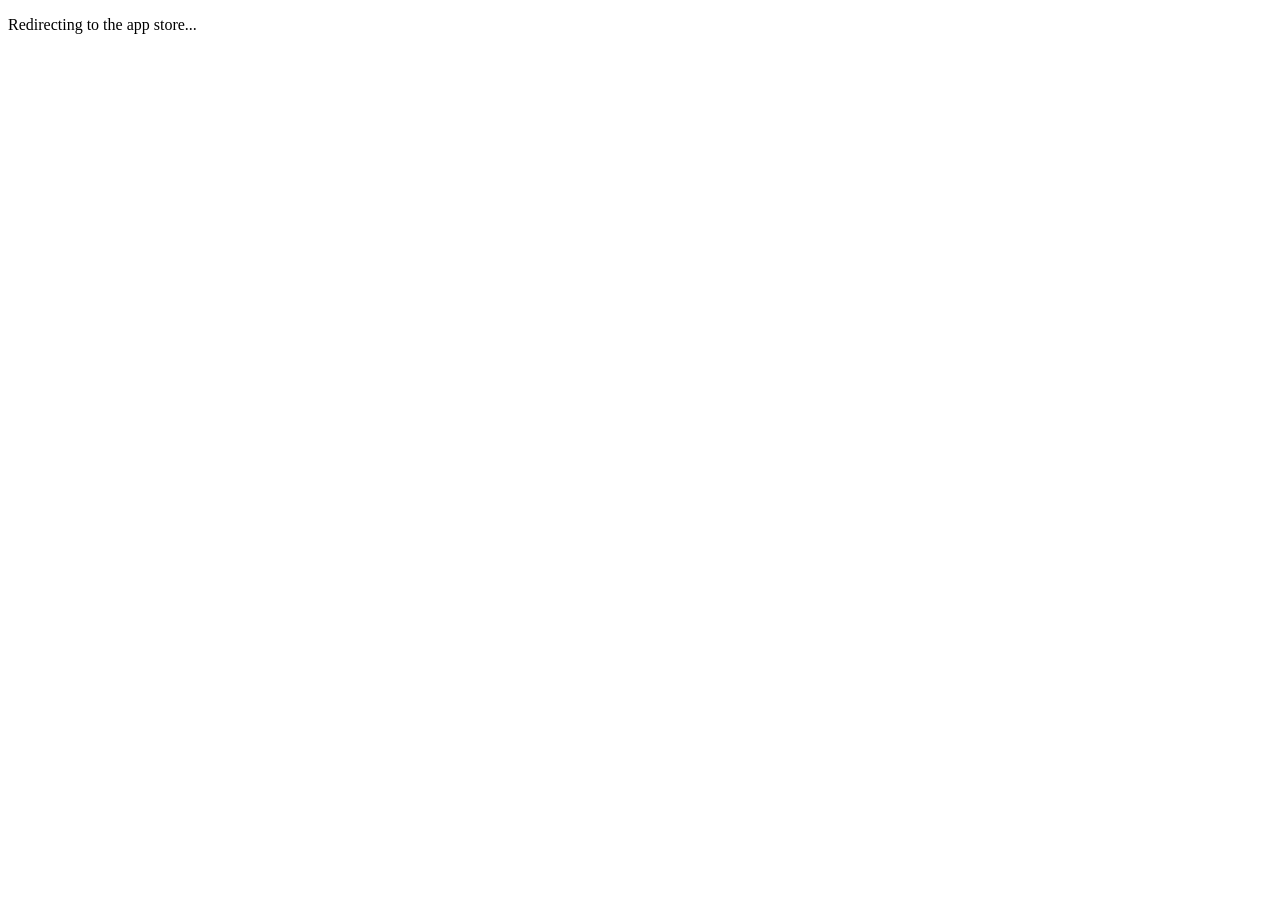
<file: get.html>
<!DOCTYPE html>
<html>
<head>
    <meta charset="UTF-8">
    <meta name="viewport" content="width=device-width, initial-scale=1">
    <title>Redirecting...</title>
    <script>
        // Detect iOS or Android
        const isIOS = /iPad|iPhone|iPod/.test(navigator.userAgent);
        const isAndroid = /Android/.test(navigator.userAgent);

        // Use your existing App Store and Play Store links
        const iosStore = 'https://apps.apple.com/us/app/vouchr-digital-loyalty-card/id6794307688';
        const androidStore = 'https://play.google.com/store/apps/details?id=com.pocketenginestudio.vouchr';

        // Redirect immediately
        if (isIOS) {
            window.location.href = iosStore;
        } else if (isAndroid) {
            window.location.href = androidStore;
        } else {
            // Fallback for desktop
            document.body.innerHTML = '<h2>Please open this link on your mobile device.</h2>';
        }
    </script>
</head>
<body>
    <p>Redirecting to the app store...</p>
</body>
</html>
</file>
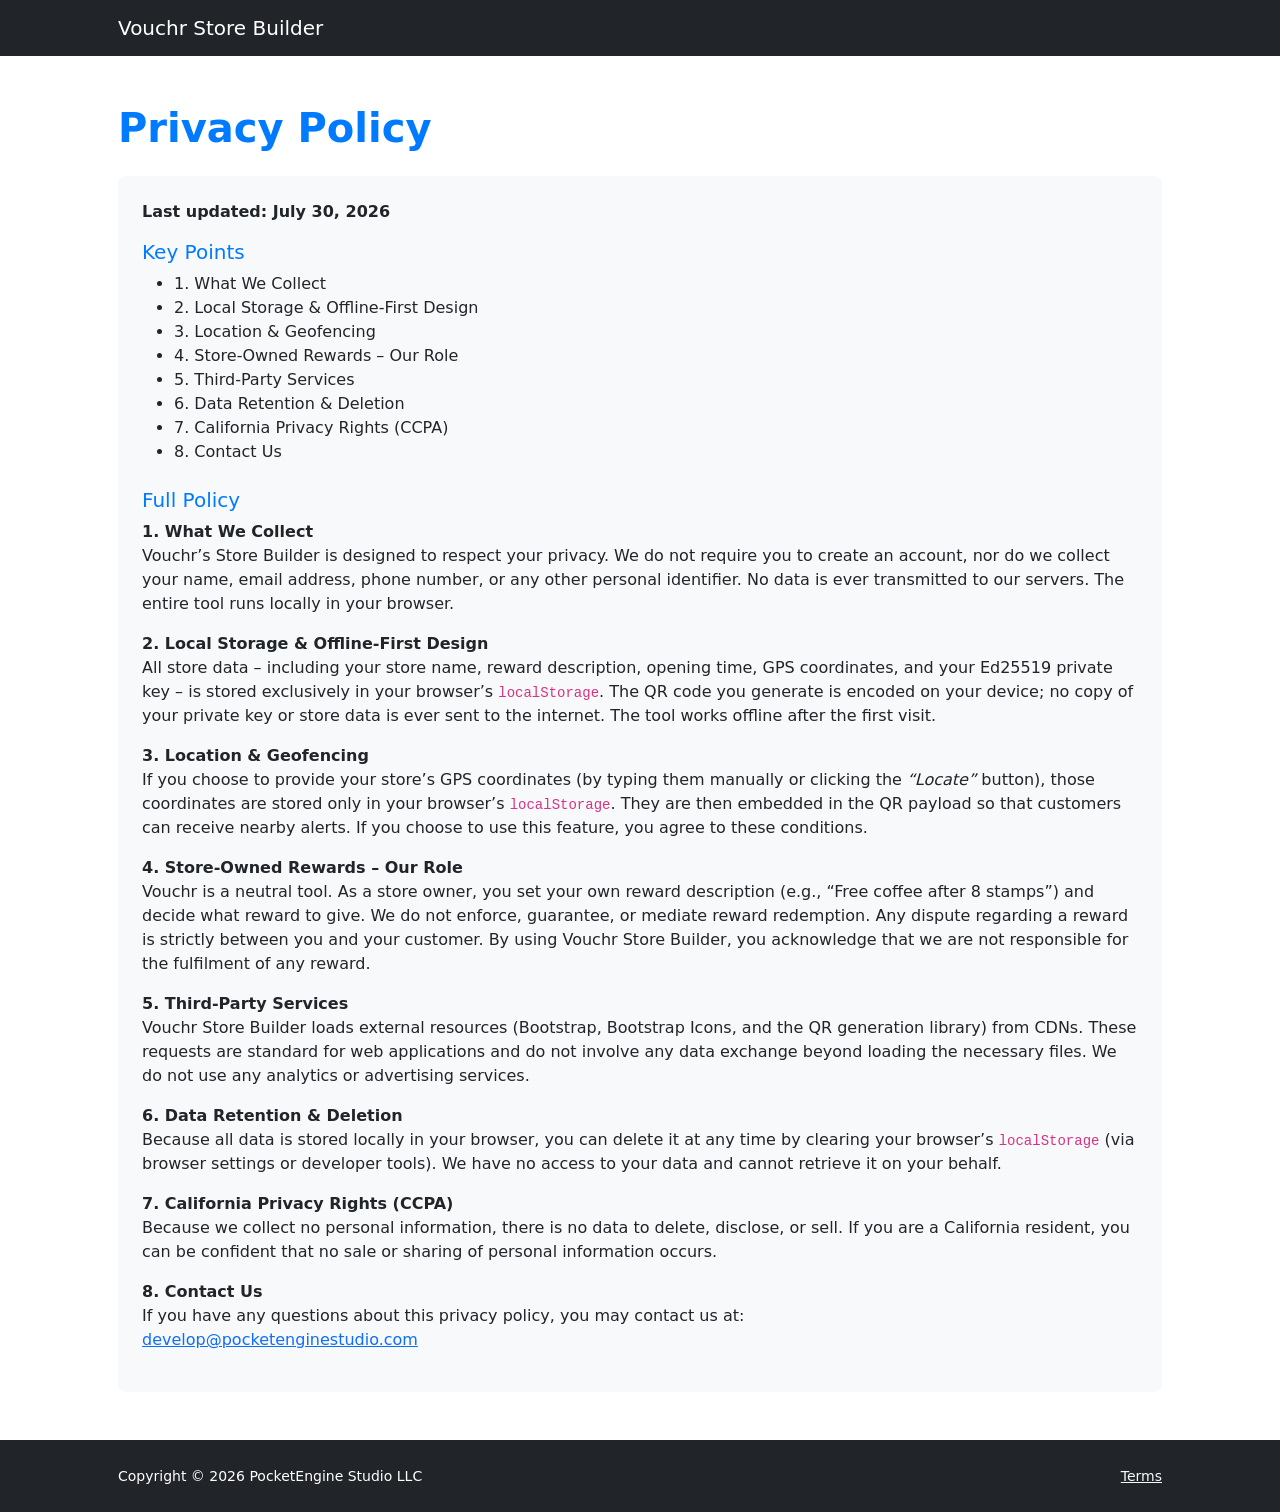
<file: privacy.html>
<!DOCTYPE html>
<html lang="en">
<head>
    <meta charset="utf-8" />
    <meta name="viewport" content="width=device-width, initial-scale=1, shrink-to-fit=no" />
    <meta name="description" content="Privacy Policy for Vouchr Store Builder" />
    <title>Privacy Policy – Vouchr Store Builder</title>
    <link rel="icon" type="image/x-icon" href="assets/favicon.ico" />
    <link href="https://cdn.jsdelivr.net/npm/bootstrap-icons@1.5.0/font/bootstrap-icons.css" rel="stylesheet" />
    <link href="css/styles.css" rel="stylesheet" />
    <style>
        .brand-color { color: #007AFF; }
        h1, .fw-bolder { color: #007AFF; }
    </style>
</head>
<body class="d-flex flex-column">
    <main class="flex-shrink-0">
        <nav class="navbar navbar-expand-lg navbar-dark bg-dark">
            <div class="container px-5">
                <a class="navbar-brand" href="index.html">Vouchr Store Builder</a>
            </div>
        </nav>

        <section class="py-5">
            <div class="container px-5">
                <h1 class="fw-bolder mb-4">Privacy Policy</h1>
                <div class="bg-light rounded-3 p-4">
                    <p><strong>Last updated: July 30, 2026</strong></p>
                    
                    <h5 class="brand-color">Key Points</h5>
                    <ul>
                        <li>1. What We Collect</li>
                        <li>2. Local Storage & Offline‑First Design</li>
                        <li>3. Location & Geofencing</li>
                        <li>4. Store‑Owned Rewards – Our Role</li>
                        <li>5. Third‑Party Services</li>
                        <li>6. Data Retention & Deletion</li>
                        <li>7. California Privacy Rights (CCPA)</li>
                        <li>8. Contact Us</li>
                    </ul>
                    
                    <h5 class="brand-color mt-4">Full Policy</h5>
                    
                    <p><strong>1. What We Collect</strong><br>
                    Vouchr’s Store Builder is designed to respect your privacy. We do not require you to create an account, nor do we collect your name, email address, phone number, or any other personal identifier. No data is ever transmitted to our servers. The entire tool runs locally in your browser.</p>
                    
                    <p><strong>2. Local Storage & Offline‑First Design</strong><br>
                    All store data – including your store name, reward description, opening time, GPS coordinates, and your Ed25519 private key – is stored exclusively in your browser’s <code>localStorage</code>. The QR code you generate is encoded on your device; no copy of your private key or store data is ever sent to the internet. The tool works offline after the first visit.</p>
                    
                    <p><strong>3. Location & Geofencing</strong><br>
                    If you choose to provide your store’s GPS coordinates (by typing them manually or clicking the <em>“Locate”</em> button), those coordinates are stored only in your browser’s <code>localStorage</code>. They are then embedded in the QR payload so that customers can receive nearby alerts. If you choose to use this feature, you agree to these conditions.</p>
                    
                    <p><strong>4. Store‑Owned Rewards – Our Role</strong><br>
                    Vouchr is a neutral tool. As a store owner, you set your own reward description (e.g., “Free coffee after 8 stamps”) and decide what reward to give. We do not enforce, guarantee, or mediate reward redemption. Any dispute regarding a reward is strictly between you and your customer. By using Vouchr Store Builder, you acknowledge that we are not responsible for the fulfilment of any reward.</p>
                    
                    <p><strong>5. Third‑Party Services</strong><br>
                    Vouchr Store Builder loads external resources (Bootstrap, Bootstrap Icons, and the QR generation library) from CDNs. These requests are standard for web applications and do not involve any data exchange beyond loading the necessary files. We do not use any analytics or advertising services.</p>
                    
                    <p><strong>6. Data Retention & Deletion</strong><br>
                    Because all data is stored locally in your browser, you can delete it at any time by clearing your browser’s <code>localStorage</code> (via browser settings or developer tools). We have no access to your data and cannot retrieve it on your behalf.</p>
                    
                    <p><strong>7. California Privacy Rights (CCPA)</strong><br>
                    Because we collect no personal information, there is no data to delete, disclose, or sell. If you are a California resident, you can be confident that no sale or sharing of personal information occurs.</p>
                    
                    <p><strong>8. Contact Us</strong><br>
                    If you have any questions about this privacy policy, you may contact us at:<br>
                    <a href="mailto:develop@pocketenginestudio.com">develop@pocketenginestudio.com</a></p>
                </div>
            </div>
        </section>
    </main>

    <footer class="bg-dark py-4 mt-auto">
        <div class="container px-5">
            <div class="row align-items-center justify-content-between flex-column flex-sm-row">
                <div class="col-auto">
                    <div class="small m-0 text-white">Copyright &copy; 2026 PocketEngine Studio LLC</div>
                </div>
                <div class="col-auto">
                    <a class="link-light small" href="terms.html">Terms</a>
                </div>
            </div>
        </div>
    </footer>

    <script src="https://cdn.jsdelivr.net/npm/bootstrap@5.2.3/dist/js/bootstrap.bundle.min.js"></script>
</body>
</html>
</file>
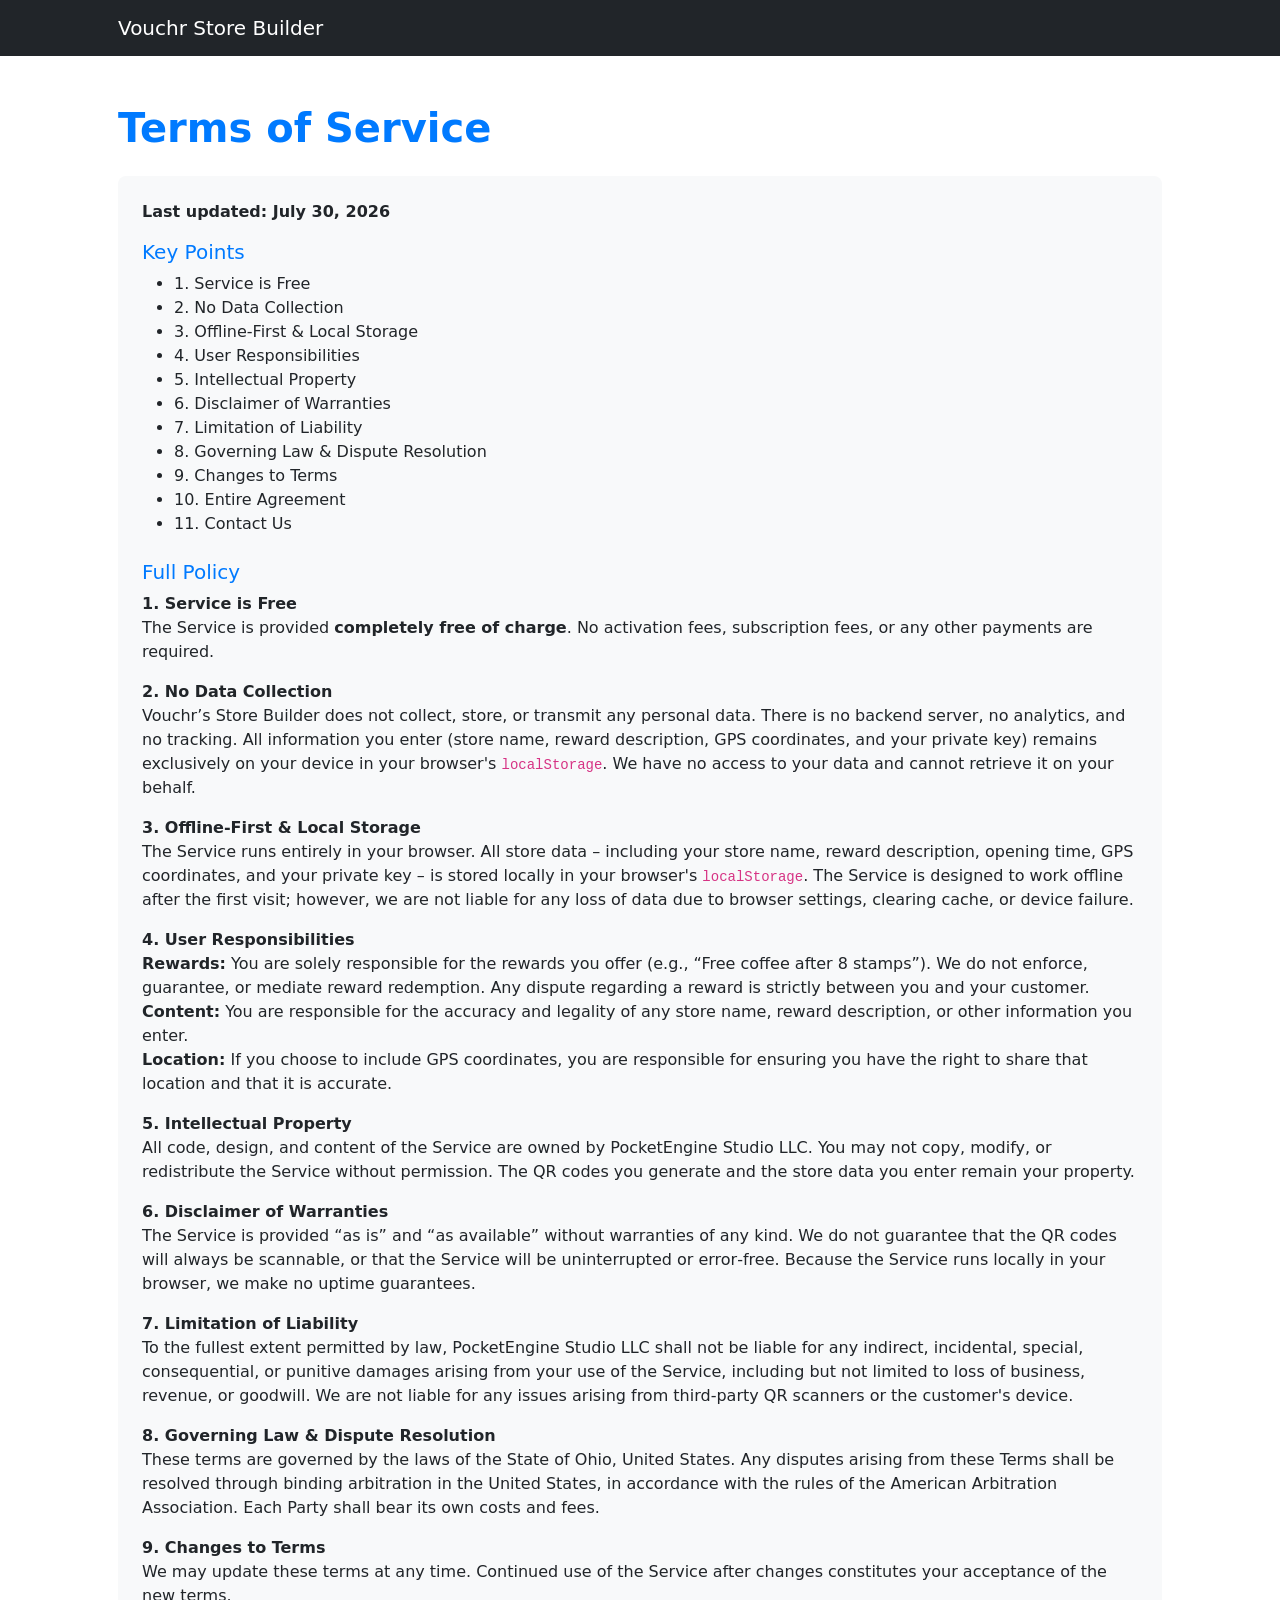
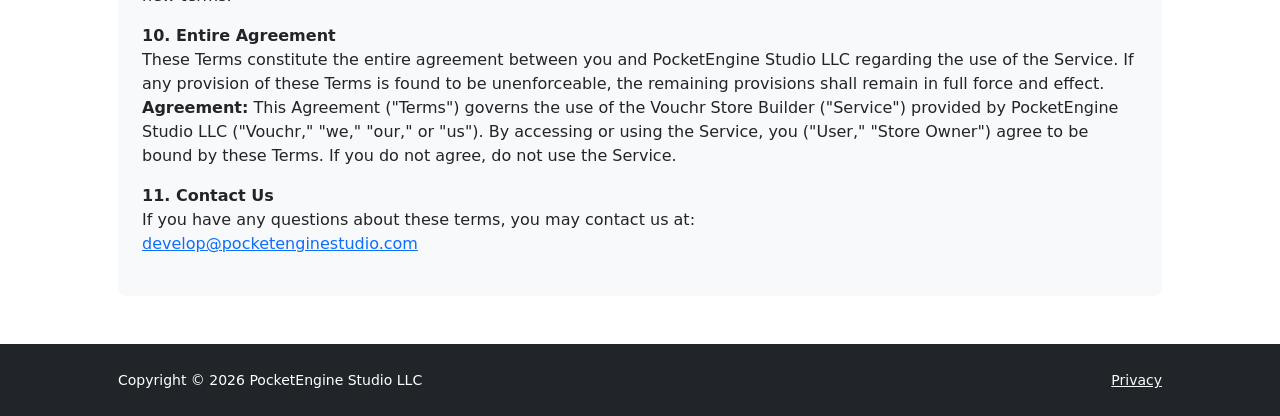
<file: terms.html>
<!DOCTYPE html>
<html lang="en">
<head>
    <meta charset="utf-8" />
    <meta name="viewport" content="width=device-width, initial-scale=1, shrink-to-fit=no" />
    <meta name="description" content="Terms of Service for Vouchr Store Builder" />
    <title>Terms of Service – Vouchr Store Builder</title>
    <link rel="icon" type="image/x-icon" href="assets/favicon.ico" />
    <link href="https://cdn.jsdelivr.net/npm/bootstrap-icons@1.5.0/font/bootstrap-icons.css" rel="stylesheet" />
    <link href="css/styles.css" rel="stylesheet" />
    <style>
        .brand-color { color: #007AFF; }
        h1, .fw-bolder { color: #007AFF; }
    </style>
</head>
<body class="d-flex flex-column">
    <main class="flex-shrink-0">
        <nav class="navbar navbar-expand-lg navbar-dark bg-dark">
            <div class="container px-5">
                <a class="navbar-brand" href="index.html">Vouchr Store Builder</a>
            </div>
        </nav>

        <section class="py-5">
            <div class="container px-5">
                <h1 class="fw-bolder mb-4">Terms of Service</h1>
                <div class="bg-light rounded-3 p-4">
                    <p><strong>Last updated: July 30, 2026</strong></p>
                    
                    <h5 class="brand-color">Key Points</h5>
                    <ul>
                        <li>1. Service is Free</li>
                        <li>2. No Data Collection</li>
                        <li>3. Offline-First & Local Storage</li>
                        <li>4. User Responsibilities</li>
                        <li>5. Intellectual Property</li>
                        <li>6. Disclaimer of Warranties</li>
                        <li>7. Limitation of Liability</li>
                        <li>8. Governing Law & Dispute Resolution</li>
                        <li>9. Changes to Terms</li>
                        <li>10. Entire Agreement</li>
                        <li>11. Contact Us</li>
                    </ul>
                    
                    <h5 class="brand-color mt-4">Full Policy</h5>
                    
                    <p><strong>1. Service is Free</strong><br>
                    The Service is provided <strong>completely free of charge</strong>. No activation fees, subscription fees, or any other payments are required.</p>
                    
                    <p><strong>2. No Data Collection</strong><br>
                    Vouchr’s Store Builder does not collect, store, or transmit any personal data. There is no backend server, no analytics, and no tracking. All information you enter (store name, reward description, GPS coordinates, and your private key) remains exclusively on your device in your browser's <code>localStorage</code>. We have no access to your data and cannot retrieve it on your behalf.</p>
                    
                    <p><strong>3. Offline-First & Local Storage</strong><br>
                    The Service runs entirely in your browser. All store data – including your store name, reward description, opening time, GPS coordinates, and your private key – is stored locally in your browser's <code>localStorage</code>. The Service is designed to work offline after the first visit; however, we are not liable for any loss of data due to browser settings, clearing cache, or device failure.</p>
                    
                    <p><strong>4. User Responsibilities</strong><br>
                    <strong>Rewards:</strong> You are solely responsible for the rewards you offer (e.g., “Free coffee after 8 stamps”). We do not enforce, guarantee, or mediate reward redemption. Any dispute regarding a reward is strictly between you and your customer.<br>
                    <strong>Content:</strong> You are responsible for the accuracy and legality of any store name, reward description, or other information you enter.<br>
                    <strong>Location:</strong> If you choose to include GPS coordinates, you are responsible for ensuring you have the right to share that location and that it is accurate.</p>
                    
                    <p><strong>5. Intellectual Property</strong><br>
                    All code, design, and content of the Service are owned by PocketEngine Studio LLC. You may not copy, modify, or redistribute the Service without permission. The QR codes you generate and the store data you enter remain your property.</p>
                    
                    <p><strong>6. Disclaimer of Warranties</strong><br>
                    The Service is provided “as is” and “as available” without warranties of any kind. We do not guarantee that the QR codes will always be scannable, or that the Service will be uninterrupted or error‑free. Because the Service runs locally in your browser, we make no uptime guarantees.</p>
                    
                    <p><strong>7. Limitation of Liability</strong><br>
                    To the fullest extent permitted by law, PocketEngine Studio LLC shall not be liable for any indirect, incidental, special, consequential, or punitive damages arising from your use of the Service, including but not limited to loss of business, revenue, or goodwill. We are not liable for any issues arising from third‑party QR scanners or the customer's device.</p>
                    
                    <p><strong>8. Governing Law & Dispute Resolution</strong><br>
                    These terms are governed by the laws of the State of Ohio, United States. Any disputes arising from these Terms shall be resolved through binding arbitration in the United States, in accordance with the rules of the American Arbitration Association. Each Party shall bear its own costs and fees.</p>
                    
                    <p><strong>9. Changes to Terms</strong><br>
                    We may update these terms at any time. Continued use of the Service after changes constitutes your acceptance of the new terms.</p>
                    
                    <p><strong>10. Entire Agreement</strong><br>
                    These Terms constitute the entire agreement between you and PocketEngine Studio LLC regarding the use of the Service. If any provision of these Terms is found to be unenforceable, the remaining provisions shall remain in full force and effect.<br>
                    <strong>Agreement:</strong> This Agreement ("Terms") governs the use of the Vouchr Store Builder ("Service") provided by PocketEngine Studio LLC ("Vouchr," "we," "our," or "us"). By accessing or using the Service, you ("User," "Store Owner") agree to be bound by these Terms. If you do not agree, do not use the Service.<br></p>

                    
                    <p><strong>11. Contact Us</strong><br>
                    If you have any questions about these terms, you may contact us at:<br>
                    <a href="mailto:develop@pocketenginestudio.com">develop@pocketenginestudio.com</a></p>
                </div>
            </div>
        </section>
    </main>

    <footer class="bg-dark py-4 mt-auto">
        <div class="container px-5">
            <div class="row align-items-center justify-content-between flex-column flex-sm-row">
                <div class="col-auto">
                    <div class="small m-0 text-white">Copyright &copy; 2026 PocketEngine Studio LLC</div>
                </div>
                <div class="col-auto">
                    <a class="link-light small" href="privacy.html">Privacy</a>
                </div>
            </div>
        </div>
    </footer>

    <script src="https://cdn.jsdelivr.net/npm/bootstrap@5.2.3/dist/js/bootstrap.bundle.min.js"></script>
</body>
</html>
</file>
